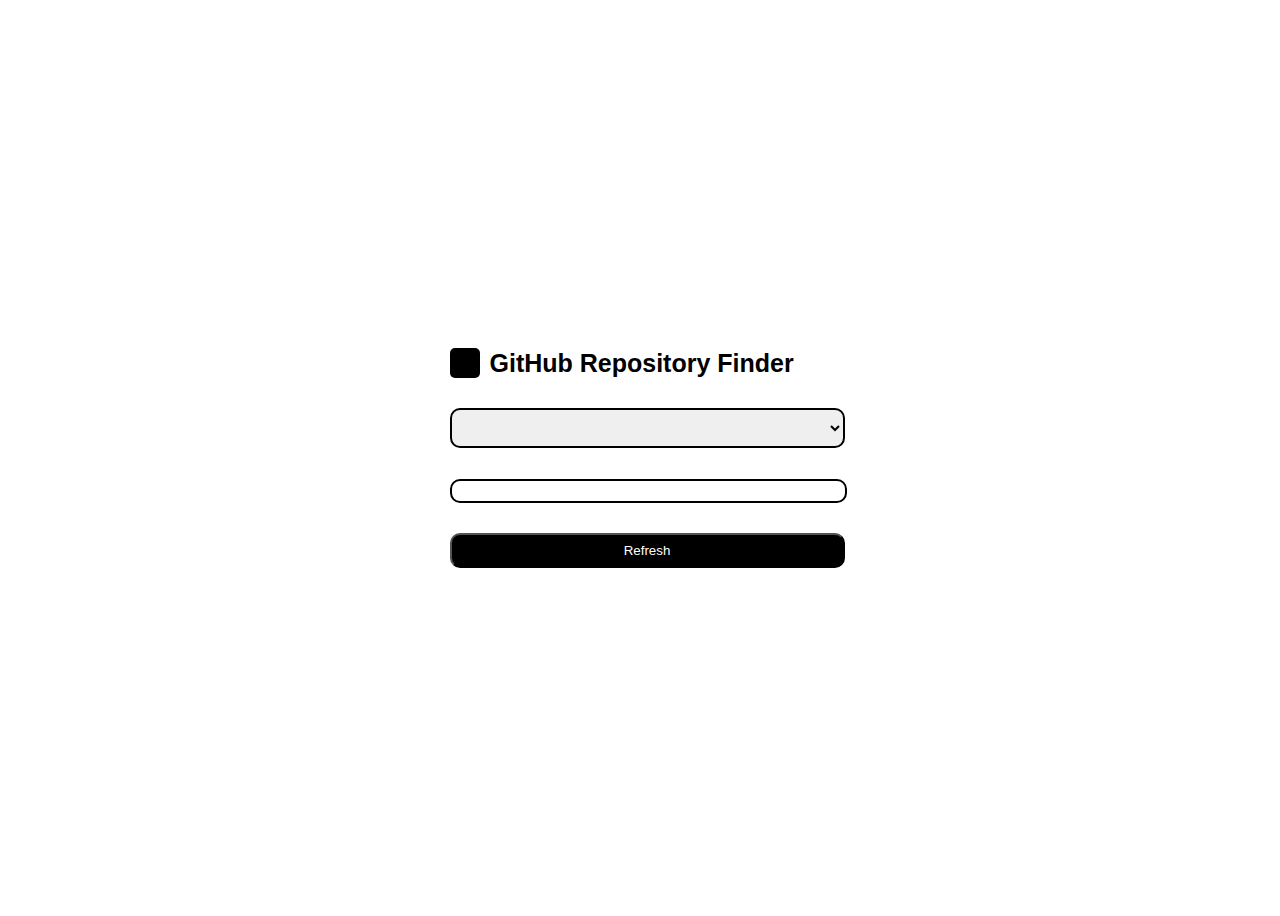
<file: GitHub_ Repository_Finder/index.html>
<!DOCTYPE html>
<html lang="en">
<head>
    <meta charset="UTF-8">
    <meta name="viewport" content="width=device-width, initial-scale=1.0">
    <link rel="stylesheet" href="css/styles.css">
    <title>Document</title>
</head>
<body>
    <div class="main">
        <div class="title"><area shape="square" coords="" href="" alt="" class="box">GitHub Repository Finder</div>
        <div class="up-diplay">
            <select name="" id="" class="js-select">
                
            </select>
        </div>

        
            <div class="container js-container">
                
            </div>
        
        
        
        <button class="js-refresh">Refresh</button>
    </div>
</body>
<script src="js/Backend_request.js" type="module"></script>
<script src="js/refreshButton.js" type="module"></script>

</html>
</file>
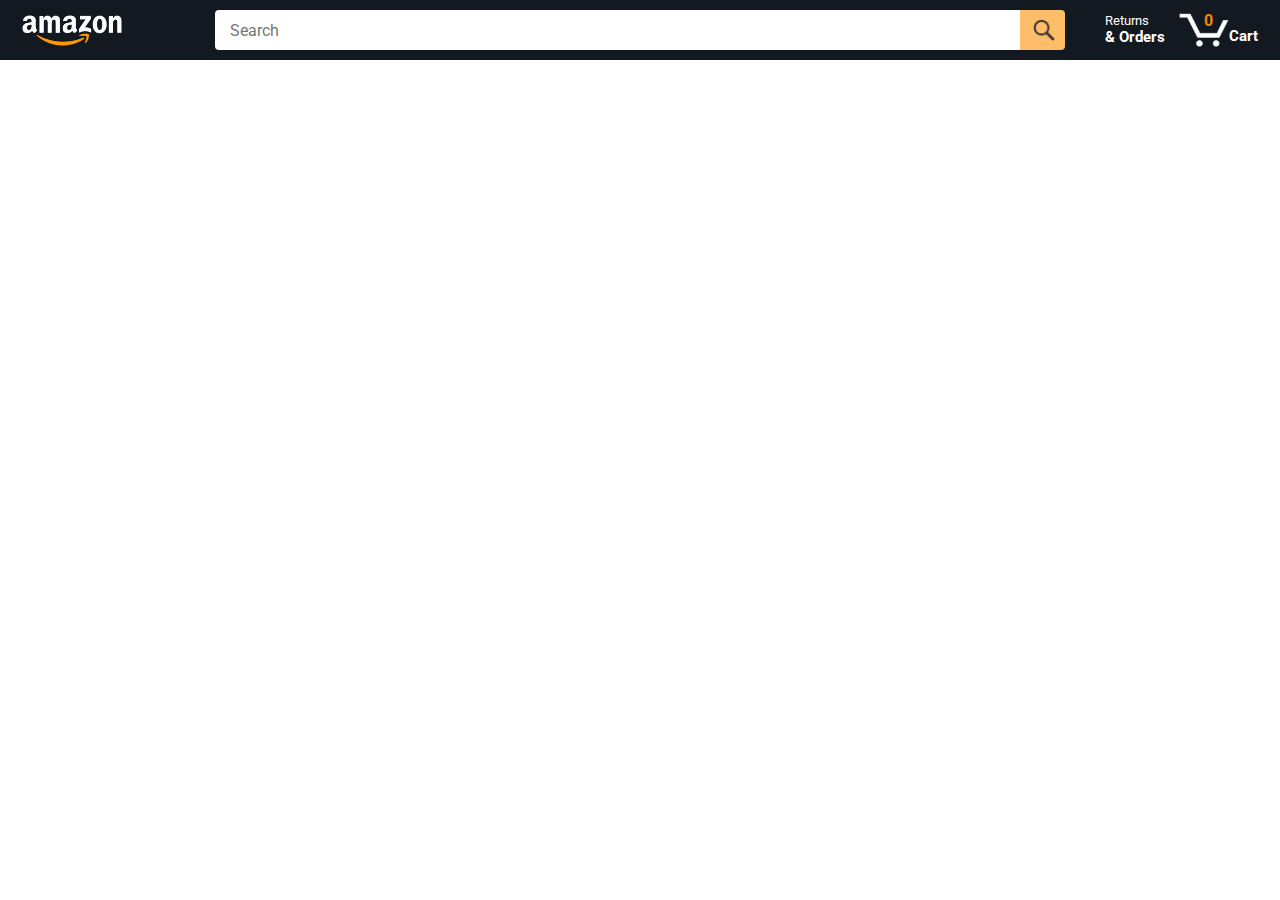
<file: Amazon_Project/amazon.html>
<!DOCTYPE html>
<html>
  <head>
    <title>Amazon Project</title>

    <!-- This code is needed for responsive design to work.
      (Responsive design = make the website look good on
      smaller screen sizes like a phone or a tablet). -->
    <meta name="viewport" content="width=device-width, initial-scale=1">

    <!-- Load a font called Roboto from Google Fonts. -->
    <link rel="preconnect" href="https://fonts.googleapis.com">
    <link rel="preconnect" href="https://fonts.gstatic.com" crossorigin>
    <link href="https://fonts.googleapis.com/css2?family=Roboto:wght@400;500;700&display=swap" rel="stylesheet">

    <!-- Here are the CSS files for this page. -->
    <link rel="stylesheet" href="styles/shared/general.css">
    <link rel="stylesheet" href="styles/shared/amazon-header.css">
    <link rel="stylesheet" href="styles/pages/amazon.css">
  </head>
  <body>
    <div class="amazon-header">
      <div class="amazon-header-left-section">
        <a href="amazon.html" class="header-link">
          <img class="amazon-logo"
            src="images/amazon-logo-white.png">
          <img class="amazon-mobile-logo"
            src="images/amazon-mobile-logo-white.png">
        </a>
      </div>

      <div class="amazon-header-middle-section">
        <input class="search-bar" type="text" placeholder="Search">

        <button class="search-button">
          <img class="search-icon" src="images/icons/search-icon.png">
        </button>
      </div>

      <div class="amazon-header-right-section">
        <a class="orders-link header-link" href="orders.html">
          <span class="returns-text">Returns</span>
          <span class="orders-text">& Orders</span>
        </a>

        <a class="cart-link header-link" href="checkout.html">
          <img class="cart-icon" src="images/icons/cart-icon.png">
          <div class="cart-quantity js-cart-quantity">0</div>
          <div class="cart-text">Cart</div>
        </a>
      </div>
    </div>
    
    <div class="main">
      <div class="products-grid js-products-grid">
      </div>
    </div>
    
    
    <script src="scripts/amazon.js"  type="module"></script>
    
  </body>
</html>
</file>
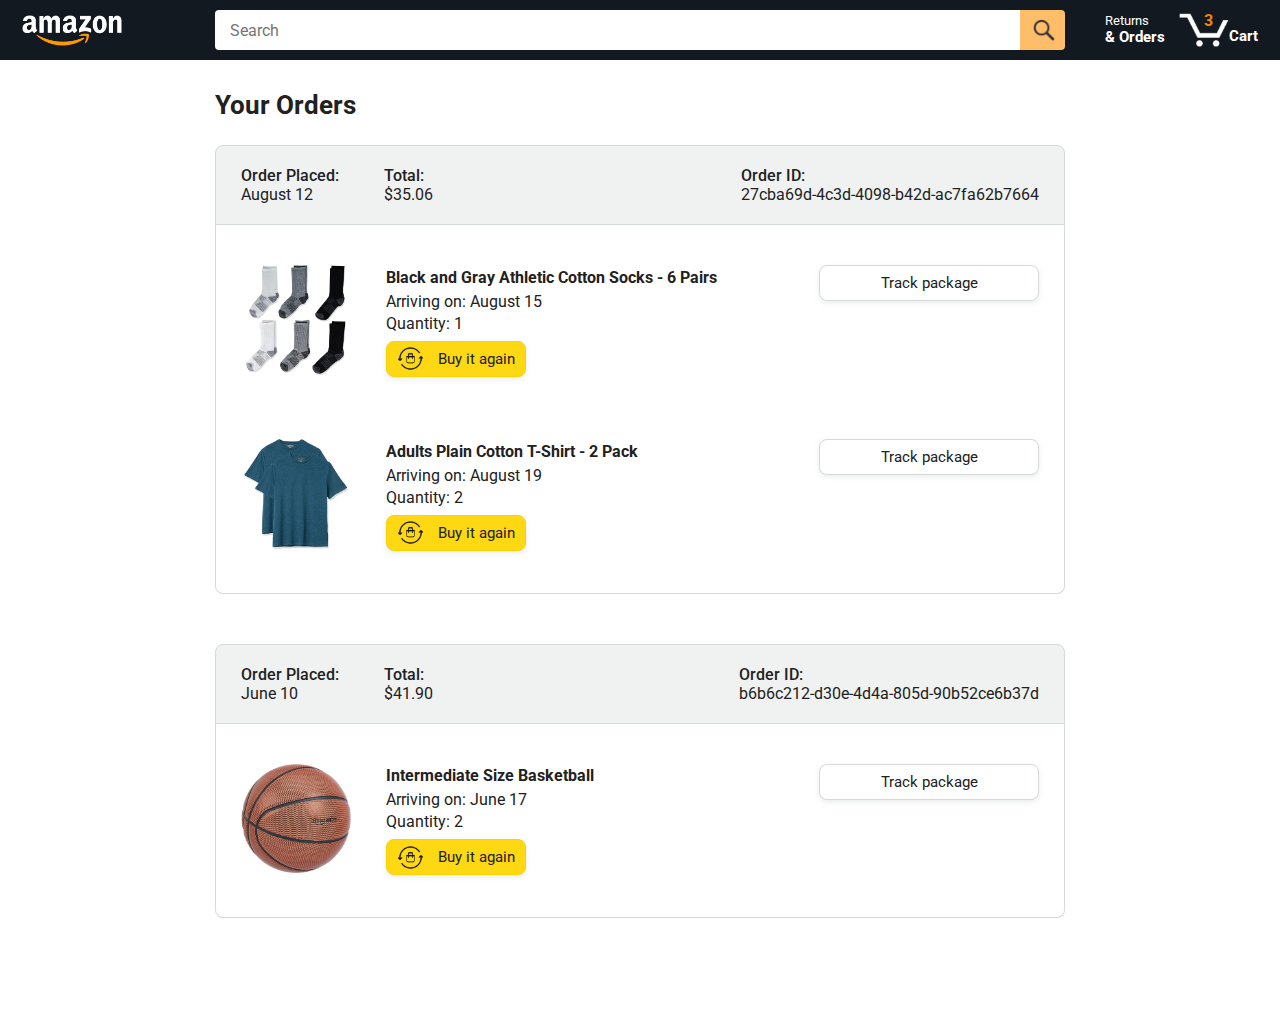
<file: Amazon_Project/orders.html>
<!DOCTYPE html>
<html>
  <head>
    <title>Orders</title>

    <!-- This code is needed for responsive design to work.
      (Responsive design = make the website look good on
      smaller screen sizes like a phone or a tablet). -->
    <meta name="viewport" content="width=device-width, initial-scale=1">

    <!-- Load a font called Roboto from Google Fonts. -->
    <link rel="preconnect" href="https://fonts.googleapis.com">
    <link rel="preconnect" href="https://fonts.gstatic.com" crossorigin>
    <link href="https://fonts.googleapis.com/css2?family=Roboto:wght@400;500;700&display=swap" rel="stylesheet">

    <!-- Here are the CSS files for this page. -->
    <link rel="stylesheet" href="styles/shared/general.css">
    <link rel="stylesheet" href="styles/shared/amazon-header.css">
    <link rel="stylesheet" href="styles/pages/orders.css">
  </head>
  <body>
    <div class="amazon-header">
      <div class="amazon-header-left-section">
        <a href="amazon.html" class="header-link">
          <img class="amazon-logo"
            src="images/amazon-logo-white.png">
          <img class="amazon-mobile-logo"
            src="images/amazon-mobile-logo-white.png">
        </a>
      </div>

      <div class="amazon-header-middle-section">
        <input class="search-bar" type="text" placeholder="Search">

        <button class="search-button">
          <img class="search-icon" src="images/icons/search-icon.png">
        </button>
      </div>

      <div class="amazon-header-right-section">
        <a class="orders-link header-link" href="orders.html">
          <span class="returns-text">Returns</span>
          <span class="orders-text">& Orders</span>
        </a>

        <a class="cart-link header-link" href="checkout.html">
          <img class="cart-icon" src="images/icons/cart-icon.png">
          <div class="cart-quantity">3</div>
          <div class="cart-text">Cart</div>
        </a>
      </div>
    </div>

    <div class="main">
      <div class="page-title">Your Orders</div>

      <div class="orders-grid">
        <div class="order-container">
          
          <div class="order-header">
            <div class="order-header-left-section">
              <div class="order-date">
                <div class="order-header-label">Order Placed:</div>
                <div>August 12</div>
              </div>
              <div class="order-total">
                <div class="order-header-label">Total:</div>
                <div>$35.06</div>
              </div>
            </div>

            <div class="order-header-right-section">
              <div class="order-header-label">Order ID:</div>
              <div>27cba69d-4c3d-4098-b42d-ac7fa62b7664</div>
            </div>
          </div>

          <div class="order-details-grid">
            <div class="product-image-container">
              <img src="images/products/athletic-cotton-socks-6-pairs.jpg">
            </div>

            <div class="product-details">
              <div class="product-name">
                Black and Gray Athletic Cotton Socks - 6 Pairs
              </div>
              <div class="product-delivery-date">
                Arriving on: August 15
              </div>
              <div class="product-quantity">
                Quantity: 1
              </div>
              <button class="buy-again-button button-primary">
                <img class="buy-again-icon" src="images/icons/buy-again.png">
                <span class="buy-again-message">Buy it again</span>
              </button>
            </div>

            <div class="product-actions">
              <a href="tracking.html">
                <button class="track-package-button button-secondary">
                  Track package
                </button>
              </a>
            </div>

            <div class="product-image-container">
              <img src="images/products/adults-plain-cotton-tshirt-2-pack-teal.jpg">
            </div>

            <div class="product-details">
              <div class="product-name">
                Adults Plain Cotton T-Shirt - 2 Pack
              </div>
              <div class="product-delivery-date">
                Arriving on: August 19
              </div>
              <div class="product-quantity">
                Quantity: 2
              </div>
              <button class="buy-again-button button-primary">
                <img class="buy-again-icon" src="images/icons/buy-again.png">
                <span class="buy-again-message">Buy it again</span>
              </button>
            </div>

            <div class="product-actions">
              <a href="tracking.html">
                <button class="track-package-button button-secondary">
                  Track package
                </button>
              </a>
            </div>
          </div>
        </div>

        <div class="order-container">

          <div class="order-header">
            <div class="order-header-left-section">
              <div class="order-date">
                <div class="order-header-label">Order Placed:</div>
                <div>June 10</div>
              </div>
              <div class="order-total">
                <div class="order-header-label">Total:</div>
                <div>$41.90</div>
              </div>
            </div>

            <div class="order-header-right-section">
              <div class="order-header-label">Order ID:</div>
              <div>b6b6c212-d30e-4d4a-805d-90b52ce6b37d</div>
            </div>
          </div>

          <div class="order-details-grid">
            <div class="product-image-container">
              <img src="images/products/intermediate-composite-basketball.jpg">
            </div>

            <div class="product-details">
              <div class="product-name">
                Intermediate Size Basketball
              </div>
              <div class="product-delivery-date">
                Arriving on: June 17
              </div>
              <div class="product-quantity">
                Quantity: 2
              </div>
              <button class="buy-again-button button-primary">
                <img class="buy-again-icon" src="images/icons/buy-again.png">
                <span class="buy-again-message">Buy it again</span>
              </button>
            </div>

            <div class="product-actions">
              <a href="tracking.html">
                <button class="track-package-button button-secondary">
                  Track package
                </button>
              </a>
            </div>
          </div>
        </div>
      </div>
    </div>
  </body>
</html>
</file>
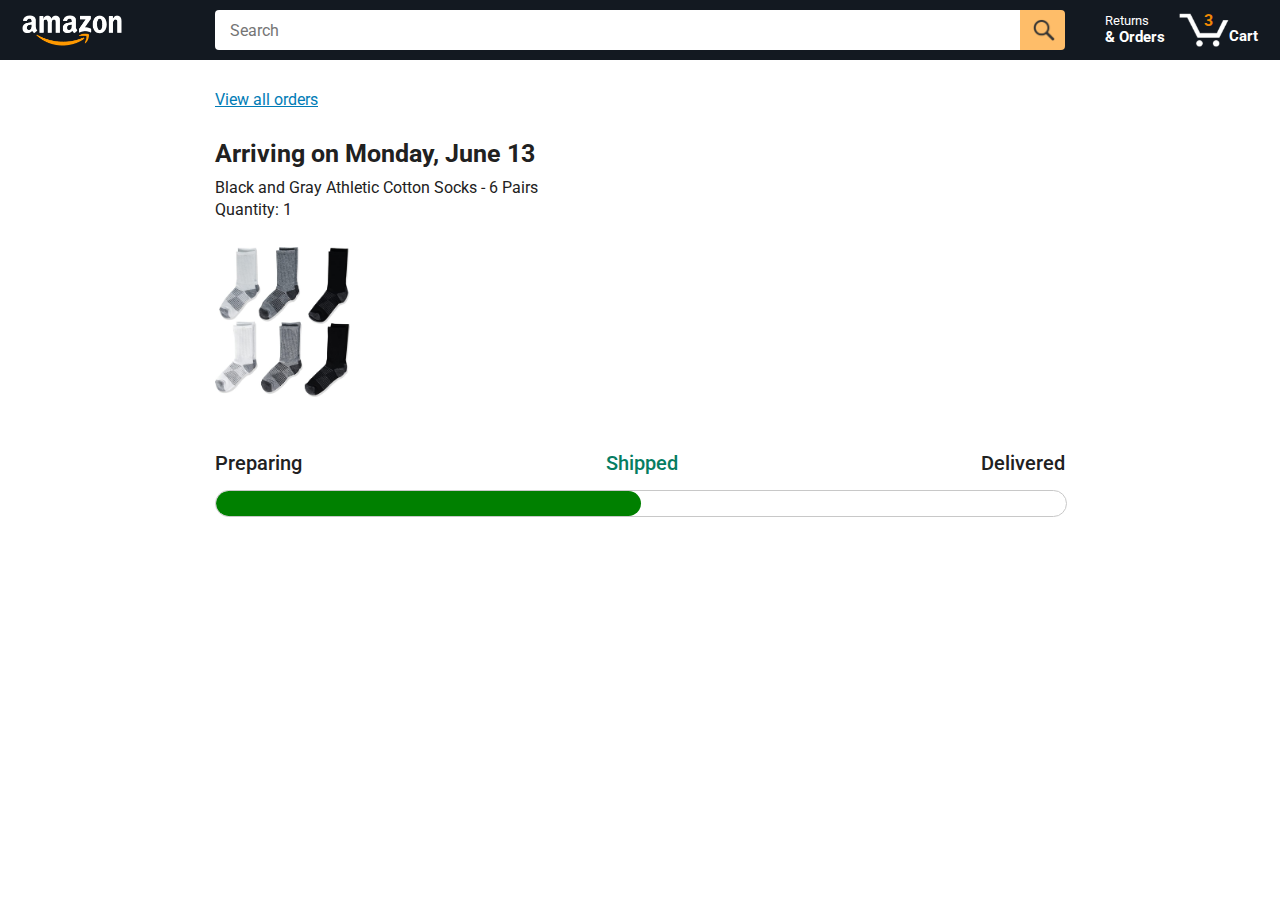
<file: Amazon_Project/tracking.html>
<!DOCTYPE html>
<html>
  <head>
    <title>Tracking</title>

    <!-- This code is needed for responsive design to work.
      (Responsive design = make the website look good on
      smaller screen sizes like a phone or a tablet). -->
    <meta name="viewport" content="width=device-width, initial-scale=1">

    <!-- Load a font called Roboto from Google Fonts. -->
    <link rel="preconnect" href="https://fonts.googleapis.com">
    <link rel="preconnect" href="https://fonts.gstatic.com" crossorigin>
    <link href="https://fonts.googleapis.com/css2?family=Roboto:wght@400;500;700&display=swap" rel="stylesheet">

    <!-- Here are the CSS files for this page. -->
    <link rel="stylesheet" href="styles/shared/general.css">
    <link rel="stylesheet" href="styles/shared/amazon-header.css">
    <link rel="stylesheet" href="styles/pages/tracking.css">
  </head>
  <body>
    <div class="amazon-header">
      <div class="amazon-header-left-section">
        <a href="amazon.html" class="header-link">
          <img class="amazon-logo"
            src="images/amazon-logo-white.png">
          <img class="amazon-mobile-logo"
            src="images/amazon-mobile-logo-white.png">
        </a>
      </div>

      <div class="amazon-header-middle-section">
        <input class="search-bar" type="text" placeholder="Search">

        <button class="search-button">
          <img class="search-icon" src="images/icons/search-icon.png">
        </button>
      </div>

      <div class="amazon-header-right-section">
        <a class="orders-link header-link" href="orders.html">
          <span class="returns-text">Returns</span>
          <span class="orders-text">& Orders</span>
        </a>

        <a class="cart-link header-link" href="checkout.html">
          <img class="cart-icon" src="images/icons/cart-icon.png">
          <div class="cart-quantity">3</div>
          <div class="cart-text">Cart</div>
        </a>
      </div>
    </div>

    <div class="main">
      <div class="order-tracking">
        <a class="back-to-orders-link link-primary" href="orders.html">
          View all orders
        </a>

        <div class="delivery-date">
          Arriving on Monday, June 13
        </div>

        <div class="product-info">
          Black and Gray Athletic Cotton Socks - 6 Pairs
        </div>

        <div class="product-info">
          Quantity: 1
        </div>

        <img class="product-image" src="images/products/athletic-cotton-socks-6-pairs.jpg">

        <div class="progress-labels-container">
          <div class="progress-label">
            Preparing
          </div>
          <div class="progress-label current-status">
            Shipped
          </div>
          <div class="progress-label">
            Delivered
          </div>
        </div>

        <div class="progress-bar-container">
          <div class="progress-bar"></div>
        </div>
      </div>
    </div>
  </body>
</html>
</file>
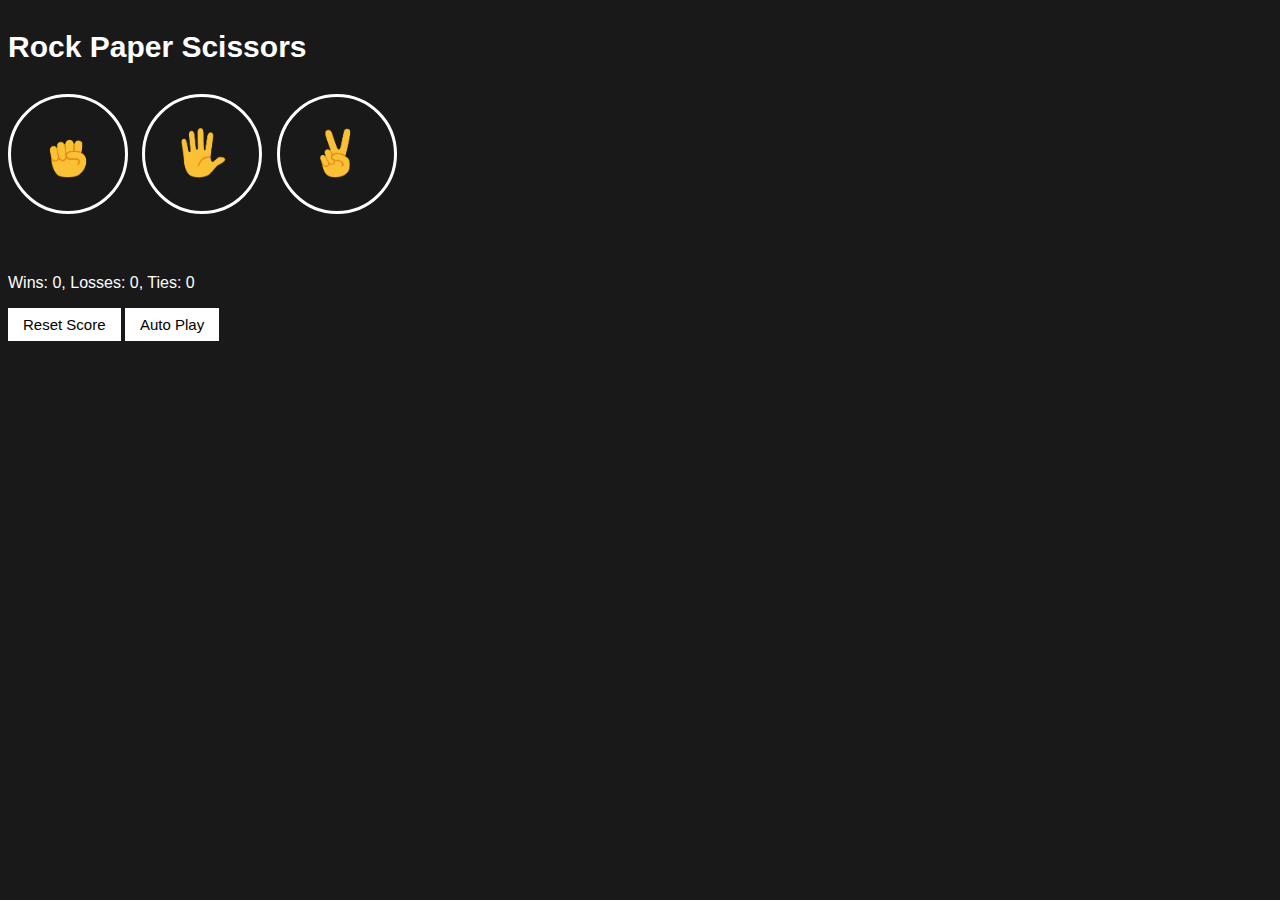
<file: Rock-Paper-scissors/12-rock-paper-scissors.html>
<!DOCTYPE html>
<html>
  <head>
    <title>Rock Paper Scissors</title>
    <link rel="stylesheet" href="12-rock-paper-scissors.css">
  </head>
  <body>
    <p class="title">Rock Paper Scissors</p>
    <button class="move-button js-rock-button">
      <img src="images/rock-emoji.png" class="move-icon">
    </button>

    <button class="move-button js-paper-button">
      <img src="images/paper-emoji.png" class="move-icon">
    </button>

    <button class="move-button js-scissors-button">
      <img src="images/scissors-emoji.png" class="move-icon">
    </button>

    <p class="js-result result"></p>
    <p class="js-moves"></p>
    <p class="js-score score"></p>

    <button onclick="
      score.wins = 0;
      score.losses = 0;
      score.ties = 0;
      localStorage.removeItem('score');
      updateScoreElement();
    " class="reset-score-button js-reset-score-button">Reset Score</button>

    <button class="auto-play-button" onclick="
      autoPlay();
    ">Auto Play</button>
    
    <script src="12-rock-paper-scissors.js"></script>
  </body>
</html>
</file>
<file: GitHub_ Repository_Finder/css/styles.css>
body{
    display: flex;
  justify-content: center;
  align-items: center;
  height: 100vh;
  font-family: sans-serif;
  width: 100%;
}

.main {
    
    display: flex;
    flex-direction: column; 
    justify-content: space-around;
    height: 250px;
}

.js-select{
    width: 395px;
    height: 40px;
    border-radius: 10px;
    border: 2px solid black;
    font-weight: bold;
}

.name {
    font-weight: bold;
    margin-bottom: 10px;
}

.down-diplay{
    height: 500px;
    width: 50%;
    padding: 10px;
    margin-top: 20px;
}

.container{
    border: 1px solid #ddd;
    border-radius: 5px;
    padding: 10px;
    
    width: 373px;
    border-radius: 10px;
    border: 2px solid black;
    height: auto; /* Allows the height to adjust */
  
}

.js-refresh{
    width: 395px;
    height: 35px;
    border-radius: 10px;
    color: white;
    background-color: black;
}



.repo {
    word-wrap: break-word; /* Break long text */
    word-break: break-word; /* Ensure compatibility */
    overflow-wrap: break-word; /* Modern compatibility */
    margin-bottom: 10px;
    color: grey;
}

/* Footer Info */
.footer {
    display: flex;
    gap: 10px; /* Add spacing between items */
    font-size: 14px;
}

.box{
    border-radius: 5px;
    background-color: black;
    width: 30px;
    height: 30px;
    margin-right: 10px;
}
.title{
    display: flex;
    font-weight: bold;
    font-size: 25px;
    align-items: center;
}
</file>
<file: Amazon_Project/styles/shared/general.css>
body {
  font-family: Roboto, Arial;
  color: rgb(33, 33, 33);
  /* The <body> element has a default margin of 8px
     on all sides. This removes the default margins. */
  margin: 0;
}

/* <p> elements have a default margin on the top
   and bottom. This removes the default margins. */
p {
  margin: 0;
}

button {
  cursor: pointer;
}

select {
  cursor: pointer;
}

input, select, button {
  font-family: Roboto, Arial;
}

.button-primary {
  color: rgb(33, 33, 33);
  background-color: rgb(255, 216, 20);
  border: 1px solid rgb(252, 210, 0);
  border-radius: 8px;
  cursor: pointer;
  box-shadow: 0 2px 5px rgba(213, 217, 217, 0.5);
}

.button-primary:hover {
  background-color: rgb(247, 202, 0);
  border: 1px solid rgb(242, 194, 0);
}

.button-primary:active {
  background: rgb(255, 216, 20);
  border-color: rgb(252, 210, 0);
  box-shadow: none;
}

.button-secondary {
  color: rgb(33, 33, 33);
  background: white;
  border: 1px solid rgb(213, 217, 217);
  border-radius: 8px;
  cursor: pointer;
  box-shadow: 0 2px 5px rgba(213, 217, 217, 0.5);
}

.button-secondary:hover {
  background-color: rgb(247, 250, 250);
}

.button-secondary:active {
  background-color: rgb(237, 253, 255);
  box-shadow: none;
}

/* These styles will limit text to 2 lines. Anything
   beyond 2 lines will be replaced with "..."
   You can find this code by using an A.I. tool or by
   searching in Google.
   https://css-tricks.com/almanac/properties/l/line-clamp/ */
.limit-text-to-2-lines {
  display: -webkit-box;
  -webkit-line-clamp: 2;
  -webkit-box-orient: vertical;
  overflow: hidden;
}

.link-primary {
  color: rgb(1, 124, 182);
  cursor: pointer;
}

.link-primary:hover {
  color: rgb(196, 80, 0);
}

/* Styles for dropdown selectors. */
select {
  color: rgb(33, 33, 33);
  background-color: rgb(240, 240, 240);
  border: 1px solid rgb(213, 217, 217);
  border-radius: 8px;
  padding: 3px 5px;
  font-size: 15px;
  cursor: pointer;
  box-shadow: 0 2px 5px rgba(213, 217, 217, 0.5);
}

select:focus,
input:focus {
  outline: 2px solid rgb(255, 153, 0);
}
</file>
<file: Amazon_Project/styles/shared/amazon-header.css>
.amazon-header {
  background-color: rgb(19, 25, 33);
  color: white;
  padding-left: 15px;
  padding-right: 15px;

  display: flex;
  align-items: center;
  justify-content: space-between;

  position: fixed;
  top: 0;
  left: 0;
  right: 0;
  height: 60px;
}

.amazon-header-left-section {
  width: 180px;
}

@media (max-width: 800px) {
  .amazon-header-left-section {
    width: unset;
  }
}

.header-link {
  display: inline-block;
  padding: 6px;
  border-radius: 2px;
  cursor: pointer;
  text-decoration: none;
  border: 1px solid rgba(0, 0, 0, 0);
}

.header-link:hover {
  border: 1px solid white;
}

.amazon-logo {
  width: 100px;
  margin-top: 5px;
}

.amazon-mobile-logo {
  display: none;
}

@media (max-width: 575px) {
  .amazon-logo {
    display: none;
  }

  .amazon-mobile-logo {
    display: block;
    height: 35px;
    margin-top: 5px;
  }
}

.amazon-header-middle-section {
  flex: 1;
  max-width: 850px;
  margin-left: 10px;
  margin-right: 10px;
  display: flex;
}

.search-bar {
  flex: 1;
  width: 0;
  font-size: 16px;
  height: 38px;
  padding-left: 15px;
  border: none;
  border-top-left-radius: 4px;
  border-bottom-left-radius: 4px;
  border-top-right-radius: 0;
  border-bottom-right-radius: 0;
}

.search-button {
  background-color: rgb(254, 189, 105);
  border: none;
  width: 45px;
  height: 40px;
  border-top-right-radius: 4px;
  border-bottom-right-radius: 4px;
  flex-shrink: 0;
}

.search-icon {
  height: 22px;
  margin-left: 2px;
  margin-top: 3px;
}

.amazon-header-right-section {
  width: 180px;
  flex-shrink: 0;
  display: flex;
  justify-content: end;
}

.orders-link {
  color: white;
}

.returns-text {
  display: block;
  font-size: 13px;
}

.orders-text {
  display: block;
  font-size: 15px;
  font-weight: 700;
}

.cart-link {
  color: white;
  display: flex;
  align-items: center;
  position: relative;
}

.cart-icon {
  width: 50px;
}

.cart-text {
  margin-top: 12px;
  font-size: 15px;
  font-weight: 700;
}

.cart-quantity {
  color: rgb(240, 136, 4);
  font-size: 16px;
  font-weight: 700;

  position: absolute;
  top: 4px;
  left: 22px;
  
  width: 26px;
  text-align: center;
}
</file>
<file: Amazon_Project/styles/pages/amazon.css>
.main {
  margin-top: 60px;
}

.products-grid {
  display: grid;

  /* - In CSS Grid, 1fr means a column will take up the
       remaining space in the grid.
     - If we write 1fr 1fr ... 1fr; 8 times, this will
       divide the grid into 8 columns, each taking up an
       equal amount of the space.
     - repeat(8, 1fr); is a shortcut for repeating "1fr"
       8 times (instead of typing out "1fr" 8 times).
       repeat(...) is a special property that works with
       display: grid; */
  grid-template-columns: repeat(8, 1fr);
}

/* @media is used to create responsive design (making the
   website look good on any screen size). This @media
   means when the screen width is 2000px or less, we
   will divide the grid into 7 columns instead of 8. */
@media (max-width: 2000px) {
  .products-grid {
    grid-template-columns: repeat(7, 1fr);
  }
}

/* This @media means when the screen width is 1600px or
   less, we will divide the grid into 6 columns. */
@media (max-width: 1600px) {
  .products-grid {
    grid-template-columns: repeat(6, 1fr);
  }
}

@media (max-width: 1300px) {
  .products-grid {
    grid-template-columns: repeat(5, 1fr);
  }
}

@media (max-width: 1000px) {
  .products-grid {
    grid-template-columns: repeat(4, 1fr);
  }
}

@media (max-width: 800px) {
  .products-grid {
    grid-template-columns: repeat(3, 1fr);
  }
}

@media (max-width: 575px) {
  .products-grid {
    grid-template-columns: repeat(2, 1fr);
  }
}

@media (max-width: 450px) {
  .products-grid {
    grid-template-columns: 1fr;
  }
}

.product-container {
  padding-top: 40px;
  padding-bottom: 25px;
  padding-left: 25px;
  padding-right: 25px;

  border-right: 1px solid rgb(231, 231, 231);
  border-bottom: 1px solid rgb(231, 231, 231);

  display: flex;
  flex-direction: column;
}

.product-image-container {
  display: flex;
  justify-content: center;
  align-items: center;

  height: 180px;
  margin-bottom: 20px;
}

.product-image {
  /* Images will overflow their container by default. To
    prevent this, we set max-width and max-height to 100%
    so they stay inside their container. */
  max-width: 100%;
  max-height: 100%;
}

.product-name {
  height: 40px;
  margin-bottom: 5px;
}

.product-rating-container {
  display: flex;
  align-items: center;
  margin-bottom: 10px;
}

.product-rating-stars {
  width: 100px;
  margin-right: 6px;
}

.product-rating-count {
  color: rgb(1, 124, 182);
  cursor: pointer;
  margin-top: 3px;
}

.product-price {
  font-weight: 700;
  margin-bottom: 10px;
}

.product-quantity-container {
  margin-bottom: 17px;
}

.product-spacer {
  flex: 1;
}

.added-to-cart {
  color: rgb(6, 125, 98);
  font-size: 16px;

  display: flex;
  align-items: center;
  margin-bottom: 8px;

  /* At first, the "Added to cart" message will
     be invisible. Use JavaScript to change the
     opacity and make it visible. */
  opacity: 0;
}

.added-to-cart img {
  height: 20px;
  margin-right: 5px;
}

.add-to-cart-button {
  width: 100%;
  padding: 8px;
  border-radius: 50px;
}
</file>
<file: Amazon_Project/styles/pages/orders.css>
.main {
  max-width: 850px;
  margin-top: 90px;
  margin-bottom: 100px;
  padding-left: 20px;
  padding-right: 20px;

  /* margin-left: auto;
     margin-right auto;
     Is a trick for centering an element horizontally
     without needing a container. */
  margin-left: auto;
  margin-right: auto;
}

.page-title {
  font-weight: 700;
  font-size: 26px;
  margin-bottom: 25px;
}

.orders-grid {
  display: grid;
  grid-template-columns: 1fr;
  row-gap: 50px;
}

.order-header {
  background-color: rgb(240, 242, 242);
  border: 1px solid rgb(213, 217, 217);

  display: flex;
  align-items: center;
  justify-content: space-between;

  padding: 20px 25px;
  border-top-left-radius: 8px;
  border-top-right-radius: 8px;
}

.order-header-left-section {
  display: flex;
  flex-shrink: 0;
}

.order-header-label {
  font-weight: 500;
}

.order-date,
.order-total {
  margin-right: 45px;
}

.order-header-right-section {
  flex-shrink: 1;
}

@media (max-width: 575px) {
  .order-header {
    flex-direction: column;
    align-items: start;
    line-height: 23px;
    padding: 15px;
  }

  .order-header-left-section {
    flex-direction: column;
  }

  .order-header-label {
    margin-right: 5px;
  }

  .order-date,
  .order-total {
    display: grid;
    grid-template-columns: auto 1fr;
    margin-right: 0;
  }

  .order-header-right-section {
    display: grid;
    grid-template-columns: auto 1fr;
  }
}

.order-details-grid {
  padding: 40px 25px;
  border: 1px solid rgb(213, 217, 217);
  border-top: none;
  border-bottom-left-radius: 8px;
  border-bottom-right-radius: 8px;

  display: grid;
  grid-template-columns: 110px 1fr 220px;
  column-gap: 35px;
  row-gap: 60px;
  align-items: center;
}

@media (max-width: 800px) {
  .order-details-grid {
    grid-template-columns: 110px 1fr;
    row-gap: 0;
    padding-bottom: 8px;
  }
}

@media (max-width: 450px) {
  .order-details-grid {
    grid-template-columns: 1fr;
  }
}

.product-image-container {
  text-align: center;
}

.product-image-container img {
  max-width: 110px;
  max-height: 110px;
}

.product-name {
  font-weight: 700;
  margin-bottom: 5px;
}

.product-delivery-date {
  margin-bottom: 3px;
}

.product-quantity {
  margin-bottom: 8px;
}

.buy-again-button {
  font-size: 15px;
  width: 140px;
  height: 36px;
  border-radius: 8px;

  display: flex;
  align-items: center;
  justify-content: center;
}

.buy-again-icon {
  width: 25px;
  margin-right: 15px;
}

.product-actions {
  align-self: start;
}

.track-package-button {
  width: 100%;
  font-size: 15px;
  padding: 8px;
}

@media (max-width: 800px) {
  .buy-again-button {
    margin-bottom: 10px;
  }

  .product-actions {
    /* grid-column: 2 means this element will be placed
       in column 2 in the grid. (Normally, the column that
       an element is placed in is determined by the order
       of the elements in the HTML. grid-column overrides
       this default ordering). */
    grid-column: 2;
    margin-bottom: 30px;
  }

  .track-package-button {
    width: 140px;
  }
}

@media (max-width: 450px) {
  .product-image-container {
    text-align: center;
    margin-bottom: 25px;
  }

  .product-image-container img {
    max-width: 150px;
    max-height: 150px;
  }

  .product-name {
    margin-bottom: 10px;
  }

  .product-quantity {
    margin-bottom: 15px;
  }

  .buy-again-button {
    width: 100%;
    margin-bottom: 15px;
  }

  .product-actions {
    /* grid-column: auto; undos grid-column: 2; from above.
       This element will now be placed in its normal column
       in the grid. */
    grid-column: auto;
    margin-bottom: 70px;
  }

  .track-package-button {
    width: 100%;
    padding: 12px;
  }
}
</file>
<file: Amazon_Project/styles/pages/tracking.css>
.main {
  max-width: 850px;
  margin-top: 90px;
  margin-bottom: 100px;
  padding-left: 30px;
  padding-right: 30px;

  /* margin-left: auto;
     margin-right auto;
     Is a trick for centering an element horizontally
     without needing a container. */
  margin-left: auto;
  margin-right: auto;
}

.back-to-orders-link {
  display: inline-block;
  margin-bottom: 30px;
}

.delivery-date {
  font-size: 25px;
  font-weight: 700;
  margin-bottom: 10px;
}

.product-info {
  margin-bottom: 3px;
}

.product-image {
  max-width: 150px;
  max-height: 150px;
  margin-top: 25px;
  margin-bottom: 50px;
}

.progress-labels-container {
  display: flex;
  justify-content: space-between;
  font-size: 20px;
  font-weight: 500;
  margin-bottom: 15px;
}

.current-status {
  color: rgb(6, 125, 98);
}

@media (max-width: 575px) {
  .progress-labels-container {
    font-size: 16px;
  }
}

@media (max-width: 450px) {
  .progress-labels-container {
    flex-direction: column;
    margin-bottom: 5px;
  }

  .progress-label {
    margin-bottom: 3px;
  }
}

.progress-bar-container {
  height: 25px;
  width: 100%;

  border: 1px solid rgb(200, 200, 200);
  border-radius: 50px;
  overflow: hidden;
}

.progress-bar {
  height: 100%;
  background-color: green;
  border-radius: 50px;
  width: 50%;
}
</file>
<file: Rock-Paper-scissors/12-rock-paper-scissors.css>
body {
  background-color: rgb(25, 25, 25);
  color: white;
  font-family: Arial;
}

.title {
  font-size: 30px;
  font-weight: bold;
}

.move-icon {
  height: 50px;
}

.move-button {
  background-color: transparent;
  border: 3px solid white;
  width: 120px;
  height: 120px;
  border-radius: 60px;
  margin-right: 10px;
  cursor: pointer;
}

.result {
  font-size: 25px;
  font-weight: bold;
  margin-top: 50px;
}

.score {
  margin-top: 60px;
}

.reset-score-button,
.auto-play-button {
  background-color: white;
  border: none;
  font-size: 15px;
  padding: 8px 15px;
  cursor: pointer;
}
</file>
